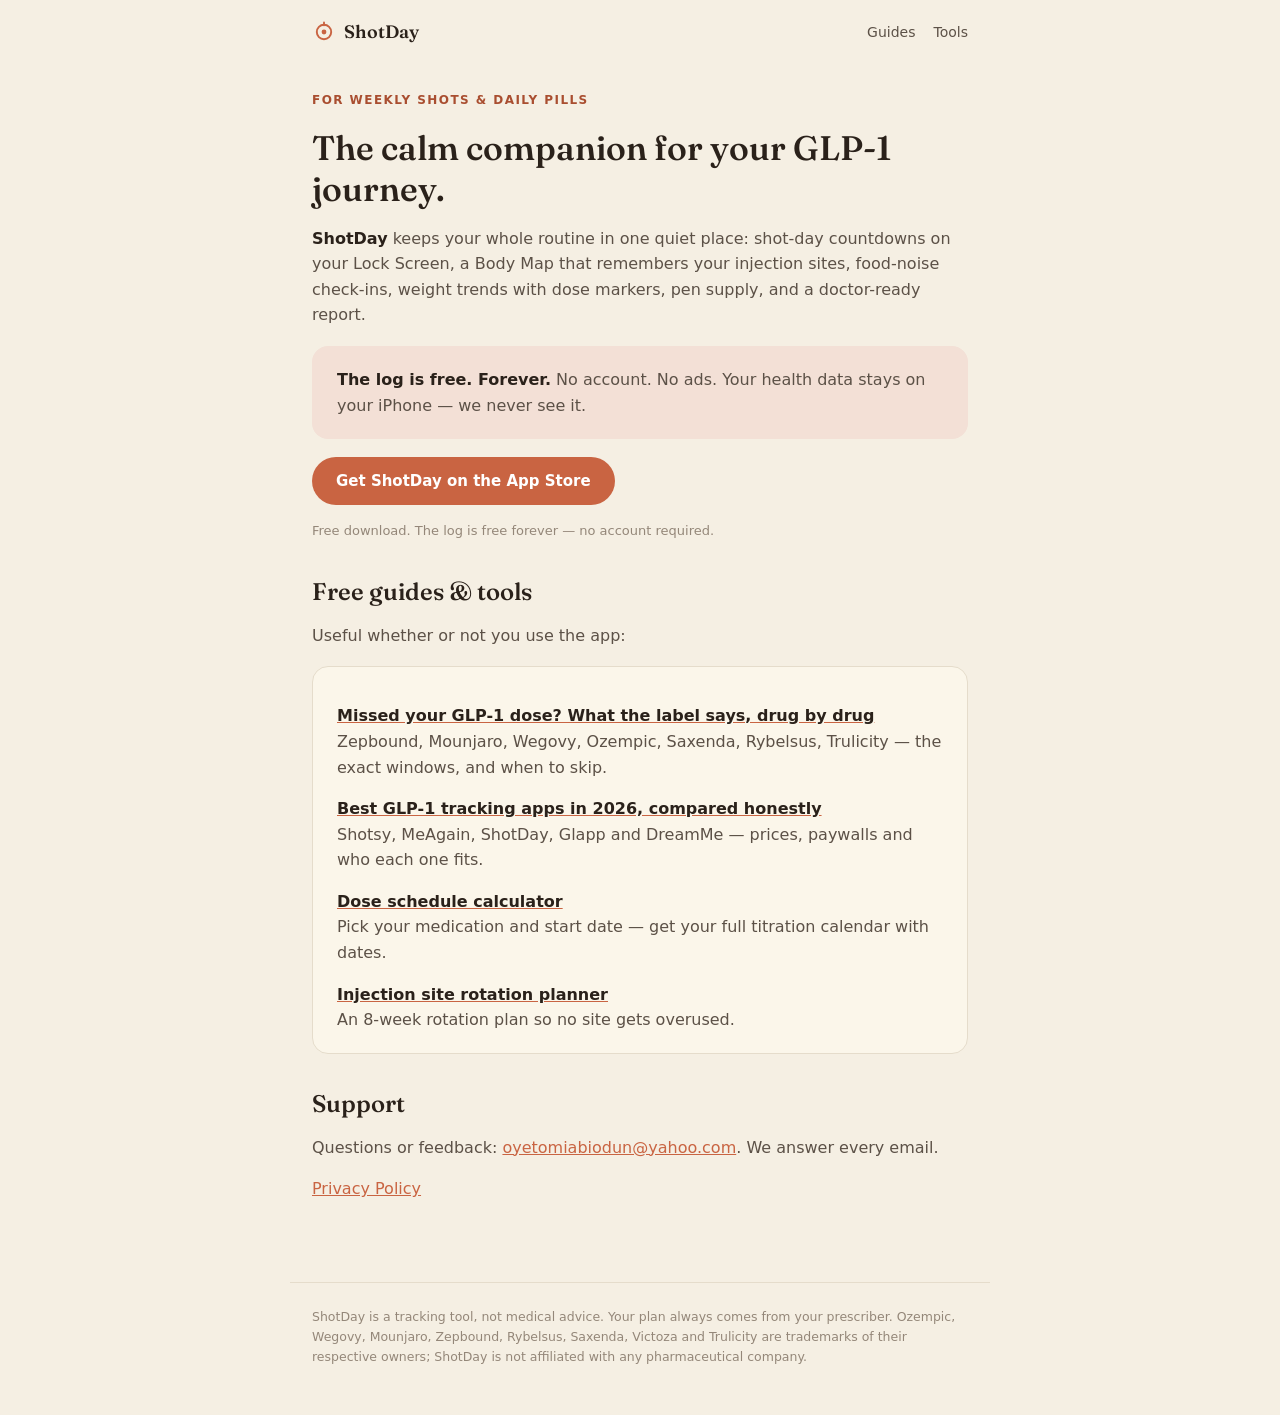
<file: index.html>
<!DOCTYPE html>
<html lang="en">
<head>
<meta charset="utf-8">
<meta name="viewport" content="width=device-width, initial-scale=1">
<title>ShotDay — GLP-1 Shot &amp; Pill Tracker for iPhone</title>
<meta name="description" content="ShotDay is a calm, private GLP-1 tracker for iPhone. Shot-day countdowns, injection site rotation, food-noise check-ins, weight trends and doctor reports. The log is free forever — no account, data stays on your phone.">
<link rel="canonical" href="https://oyetomi.github.io/shotday/">
<meta property="og:title" content="ShotDay — GLP-1 Shot &amp; Pill Tracker">
<meta property="og:description" content="The calm companion for your GLP-1 journey. Free log forever, no account, on-device privacy.">
<meta property="og:type" content="website">
<meta property="og:url" content="https://oyetomi.github.io/shotday/">
<link rel="preconnect" href="https://fonts.googleapis.com">
<link rel="preconnect" href="https://fonts.gstatic.com" crossorigin>
<link href="https://fonts.googleapis.com/css2?family=Fraunces:opsz,wght@9..144,400..650&display=swap" rel="stylesheet">
<link rel="stylesheet" href="assets/site.css">
<script type="application/ld+json">
{
  "@context": "https://schema.org",
  "@type": "SoftwareApplication",
  "name": "ShotDay: GLP-1 Shot Tracker",
  "operatingSystem": "iOS",
  "applicationCategory": "HealthApplication",
  "description": "GLP-1 medication tracker for weekly shots and daily pills. Shot-day countdowns, injection site rotation body map, food-noise check-ins, weight trends and doctor reports.",
  "offers": { "@type": "Offer", "price": "0", "priceCurrency": "USD" },
  "url": "https://oyetomi.github.io/shotday/"
}
</script>
</head>
<body>
<nav class="top">
  <a class="brand" href="./">
    <svg viewBox="0 0 100 100"><circle cx="50" cy="50" r="30" fill="none" stroke="#C96442" stroke-width="8"/><circle cx="50" cy="50" r="10" fill="#C96442"/><rect x="46" y="6" width="8" height="20" rx="4" fill="#C96442"/></svg>
    ShotDay
  </a>
  <a href="guides/best-glp1-tracking-apps.html">Guides</a>
  <a href="tools/dose-schedule.html">Tools</a>
</nav>
<main>
  <p class="eyebrow">For weekly shots &amp; daily pills</p>
  <h1>The calm companion for your GLP&#8209;1 journey.</h1>
  <p><strong>ShotDay</strong> keeps your whole routine in one quiet place: shot-day countdowns on your Lock Screen, a Body Map that remembers your injection sites, food-noise check-ins, weight trends with dose markers, pen supply, and a doctor-ready report.</p>

  <div class="card accent">
    <p style="margin:0"><strong>The log is free. Forever.</strong> No account. No ads. Your health data stays on your iPhone — we never see it.</p>
  </div>

  <p><a class="btn" href="https://apps.apple.com/app/id6789172934">Get ShotDay on the App&nbsp;Store</a></p>
  <p class="meta">Free download. The log is free forever — no account required.</p>

  <h2>Free guides &amp; tools</h2>
  <p>Useful whether or not you use the app:</p>
  <div class="card">
    <p><a href="guides/missed-dose-glp1.html"><strong>Missed your GLP-1 dose? What the label says, drug by drug</strong></a><br>Zepbound, Mounjaro, Wegovy, Ozempic, Saxenda, Rybelsus, Trulicity — the exact windows, and when to skip.</p>
    <p><a href="guides/best-glp1-tracking-apps.html"><strong>Best GLP-1 tracking apps in 2026, compared honestly</strong></a><br>Shotsy, MeAgain, ShotDay, Glapp and DreamMe — prices, paywalls and who each one fits.</p>
    <p><a href="tools/dose-schedule.html"><strong>Dose schedule calculator</strong></a><br>Pick your medication and start date — get your full titration calendar with dates.</p>
    <p style="margin-bottom:0"><a href="tools/injection-site-rotation.html"><strong>Injection site rotation planner</strong></a><br>An 8-week rotation plan so no site gets overused.</p>
  </div>

  <h2>Support</h2>
  <p>Questions or feedback: <a href="mailto:oyetomiabiodun@yahoo.com">oyetomiabiodun@yahoo.com</a>. We answer every email.</p>
  <p><a href="privacy.html">Privacy Policy</a></p>
</main>
<footer>
  ShotDay is a tracking tool, not medical advice. Your plan always comes from your prescriber. Ozempic, Wegovy, Mounjaro, Zepbound, Rybelsus, Saxenda, Victoza and Trulicity are trademarks of their respective owners; ShotDay is not affiliated with any pharmaceutical company.
</footer>
</body>
</html>
</file>
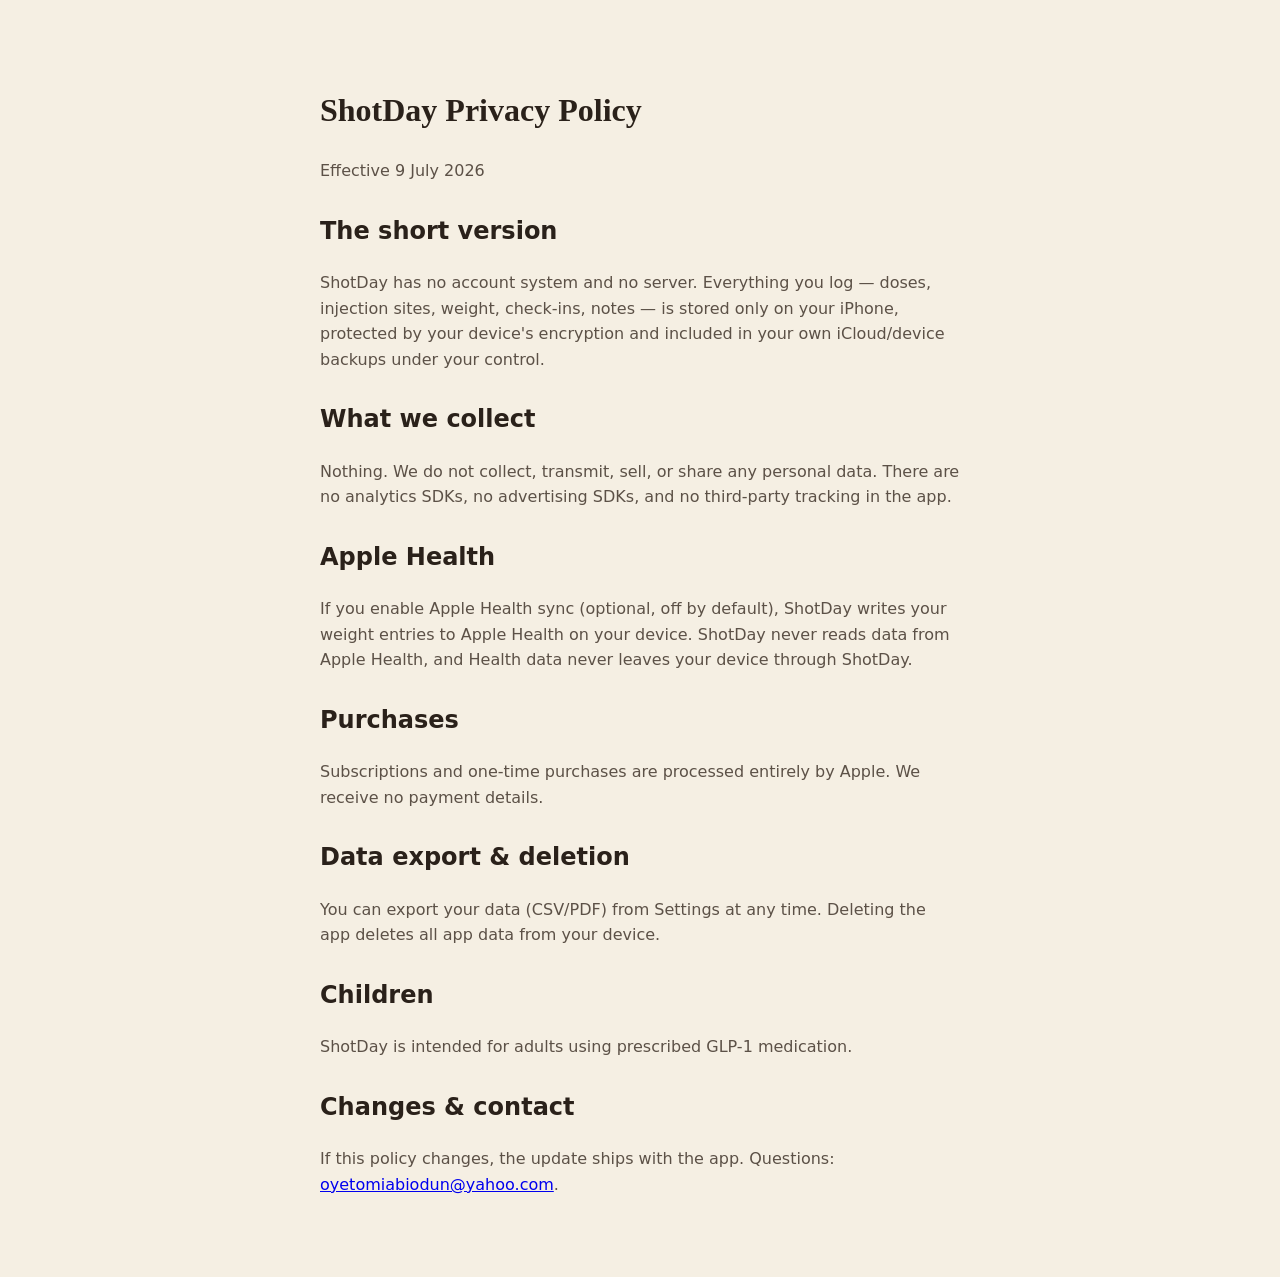
<file: privacy.html>
<!DOCTYPE html>
<html lang="en">
<head>
<meta charset="utf-8"><meta name="viewport" content="width=device-width, initial-scale=1">
<title>ShotDay — Privacy Policy</title>
<style>
  body { margin:0; font-family:-apple-system,system-ui,sans-serif; background:#F5EFE3; color:#2A211A; }
  main { max-width:640px; margin:0 auto; padding:64px 24px; line-height:1.6; }
  h1 { font-family:Georgia,serif; } h2 { margin-top:28px; }
  p, li { color:#5C5147; }
</style>
</head>
<body>
<main>
  <h1>ShotDay Privacy Policy</h1>
  <p>Effective 9 July 2026</p>
  <h2>The short version</h2>
  <p>ShotDay has no account system and no server. Everything you log — doses, injection sites, weight, check-ins, notes — is stored only on your iPhone, protected by your device's encryption and included in your own iCloud/device backups under your control.</p>
  <h2>What we collect</h2>
  <p>Nothing. We do not collect, transmit, sell, or share any personal data. There are no analytics SDKs, no advertising SDKs, and no third-party tracking in the app.</p>
  <h2>Apple Health</h2>
  <p>If you enable Apple Health sync (optional, off by default), ShotDay writes your weight entries to Apple Health on your device. ShotDay never reads data from Apple Health, and Health data never leaves your device through ShotDay.</p>
  <h2>Purchases</h2>
  <p>Subscriptions and one-time purchases are processed entirely by Apple. We receive no payment details.</p>
  <h2>Data export & deletion</h2>
  <p>You can export your data (CSV/PDF) from Settings at any time. Deleting the app deletes all app data from your device.</p>
  <h2>Children</h2>
  <p>ShotDay is intended for adults using prescribed GLP-1 medication.</p>
  <h2>Changes & contact</h2>
  <p>If this policy changes, the update ships with the app. Questions: <a href="mailto:oyetomiabiodun@yahoo.com">oyetomiabiodun@yahoo.com</a>.</p>
</main>
</body>
</html>
</file>
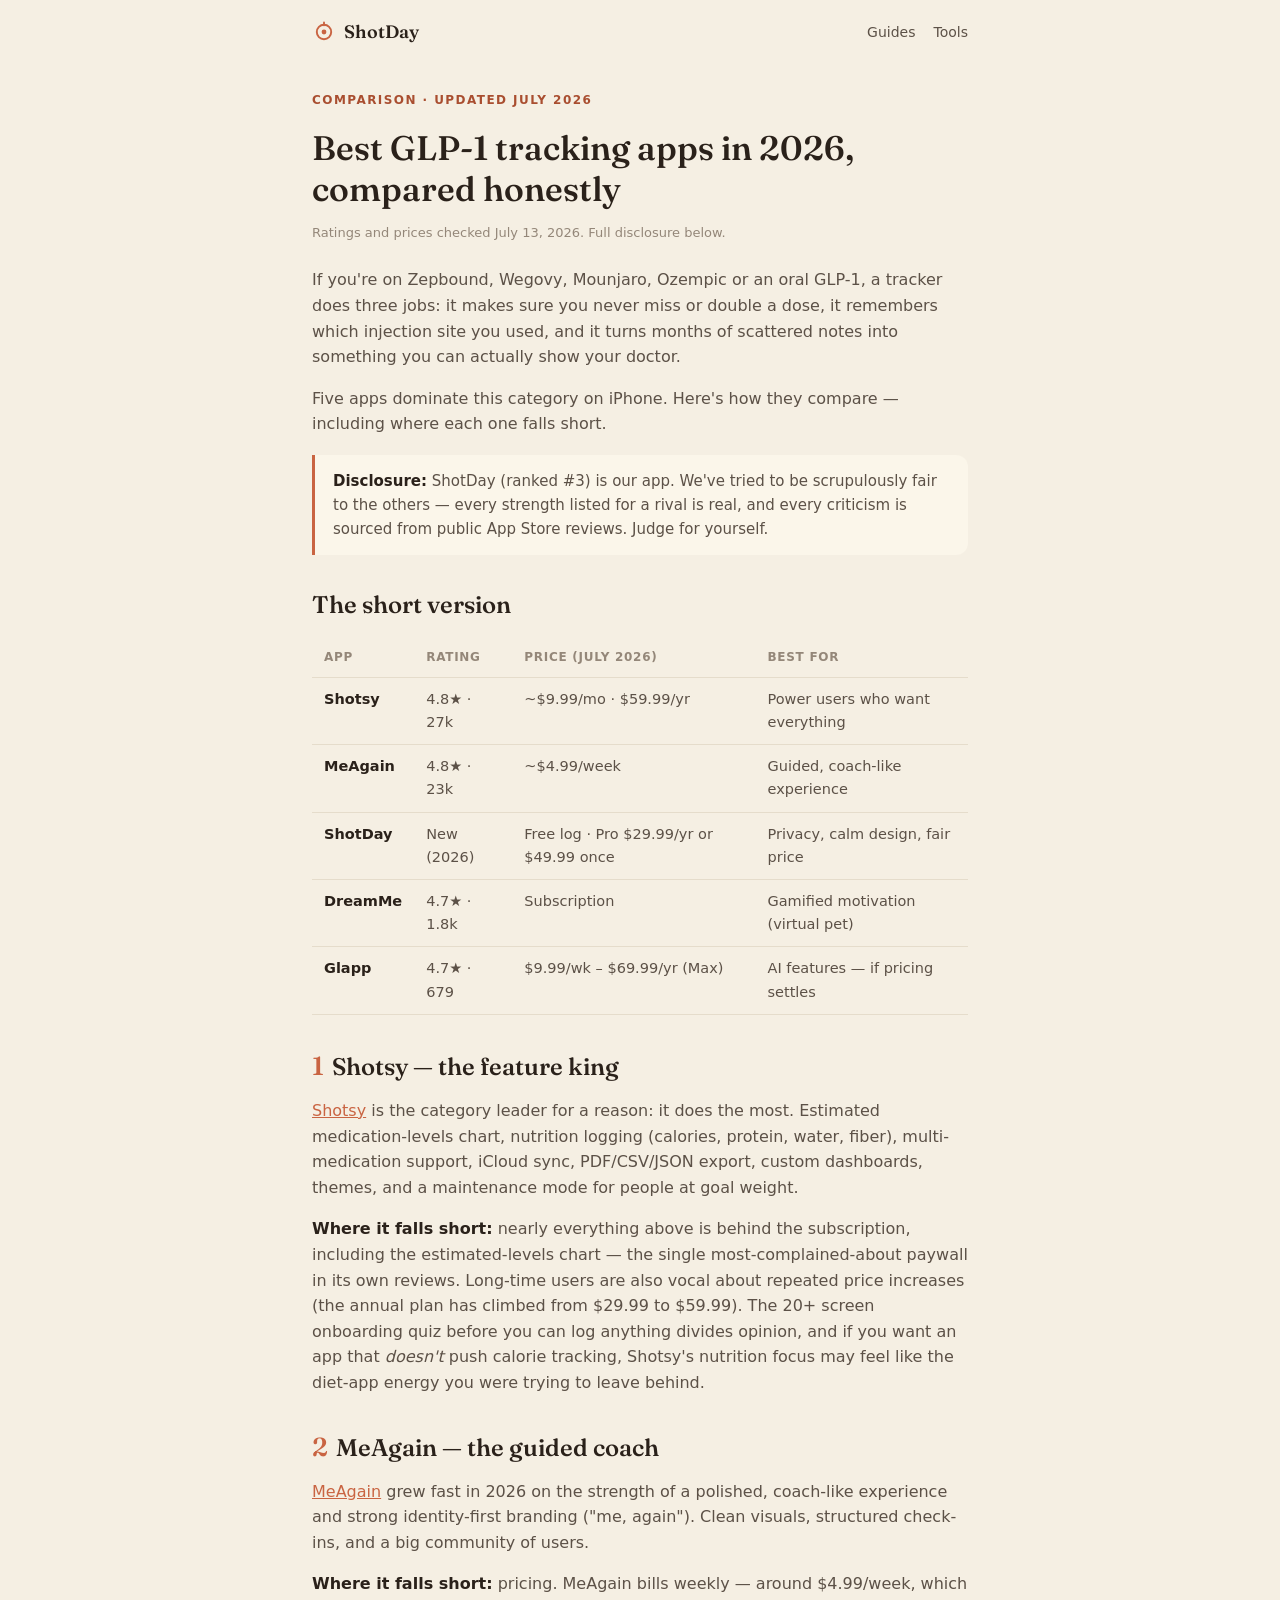
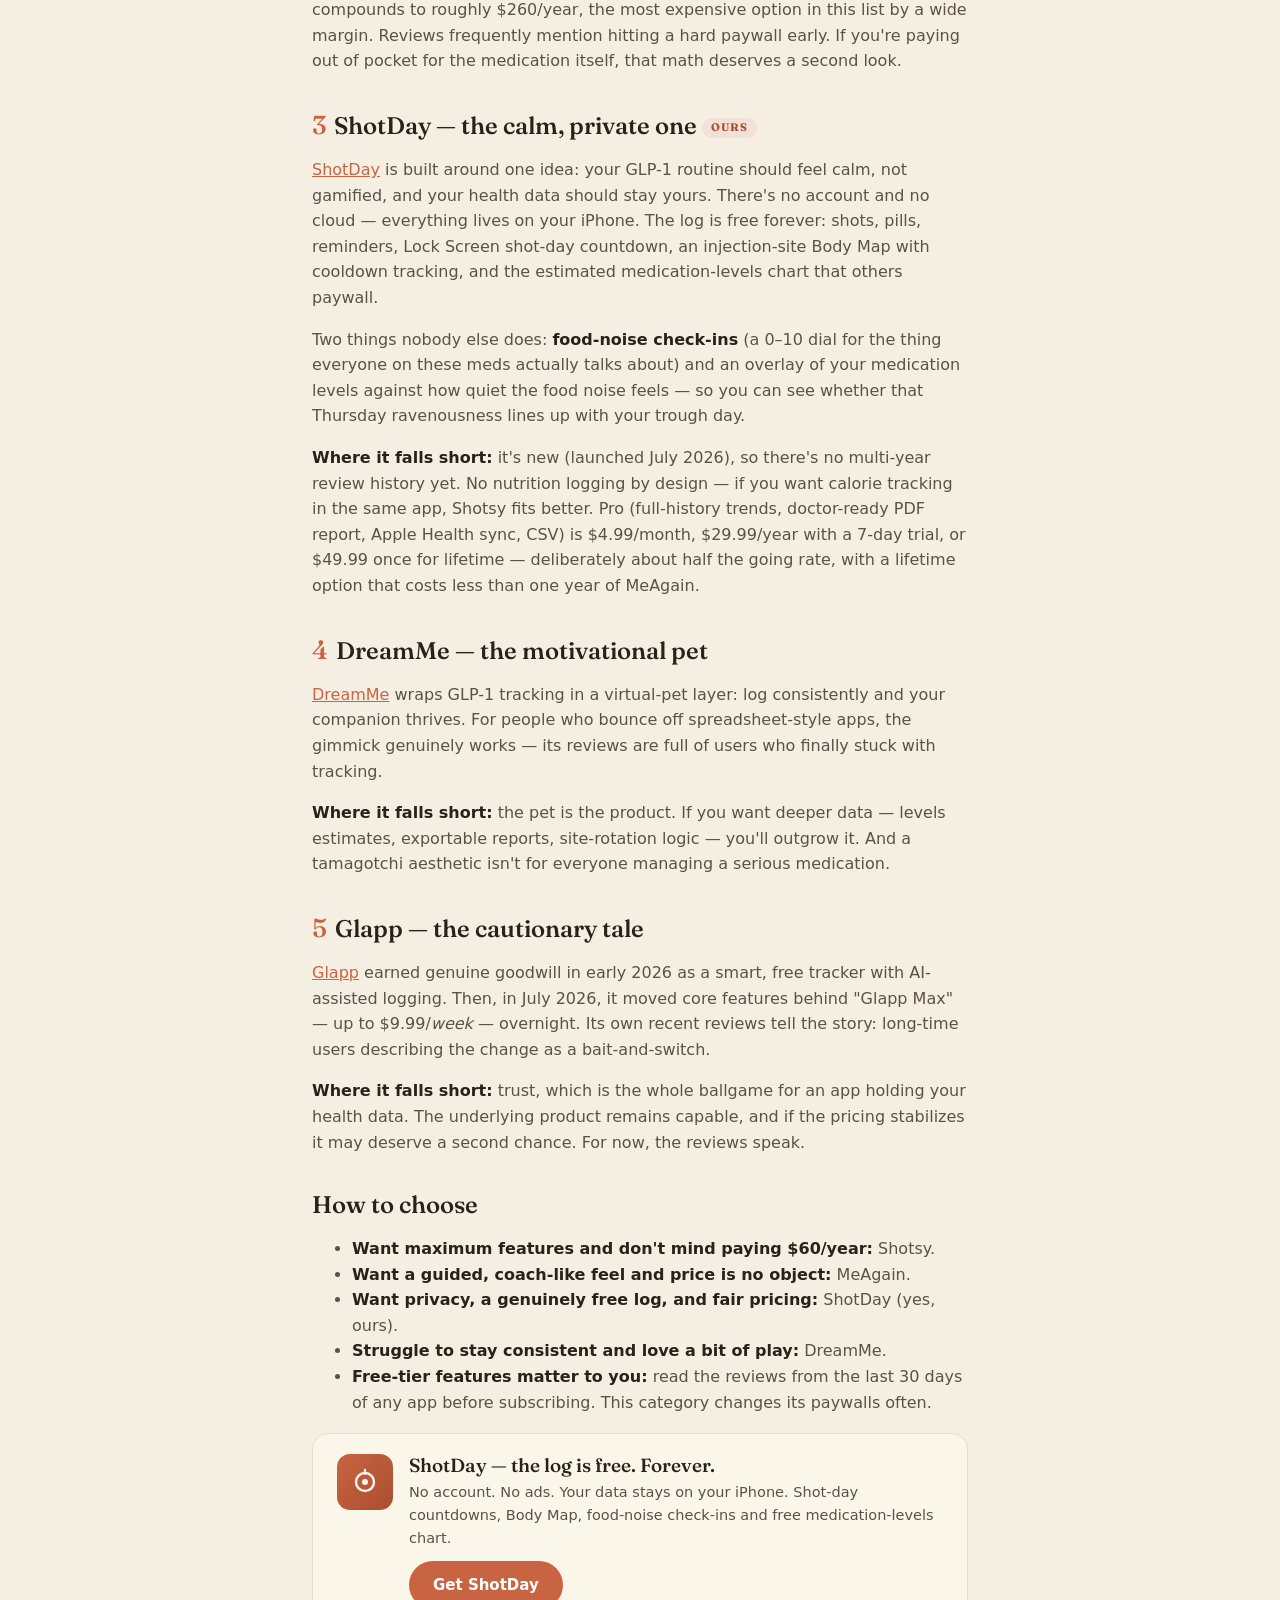
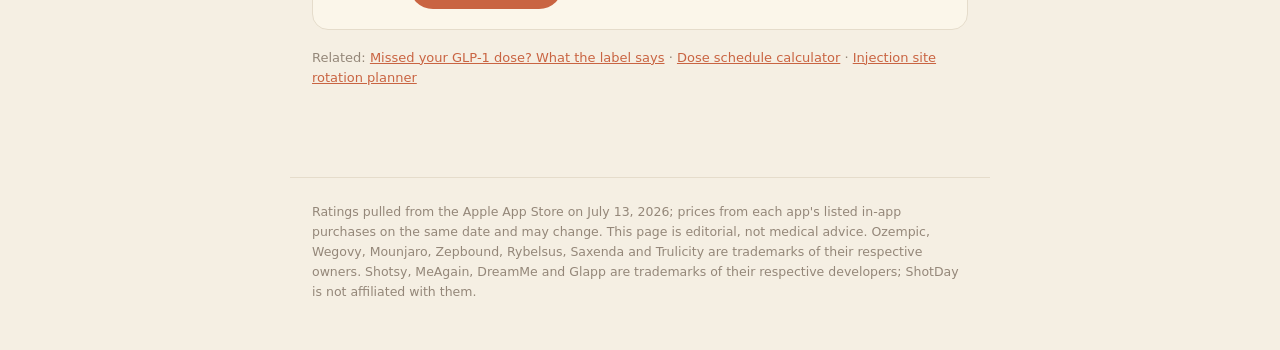
<file: guides/best-glp1-tracking-apps.html>
<!DOCTYPE html>
<html lang="en">
<head>
<meta charset="utf-8">
<meta name="viewport" content="width=device-width, initial-scale=1">
<title>Best GLP-1 Tracking Apps in 2026 — Shotsy, MeAgain, ShotDay, Glapp &amp; DreamMe Compared</title>
<meta name="description" content="An honest comparison of the five most-used GLP-1 shot tracker apps for iPhone in 2026: prices, paywalls, standout features and who each app actually fits — including where each one falls short.">
<link rel="canonical" href="https://oyetomi.github.io/shotday/guides/best-glp1-tracking-apps.html">
<meta property="og:title" content="Best GLP-1 Tracking Apps in 2026, Compared Honestly">
<meta property="og:description" content="Shotsy vs MeAgain vs ShotDay vs Glapp vs DreamMe — prices, paywalls, and who each one fits.">
<meta property="og:type" content="article">
<link rel="preconnect" href="https://fonts.googleapis.com">
<link rel="preconnect" href="https://fonts.gstatic.com" crossorigin>
<link href="https://fonts.googleapis.com/css2?family=Fraunces:opsz,wght@9..144,400..650&display=swap" rel="stylesheet">
<link rel="stylesheet" href="../assets/site.css">
<script type="application/ld+json">
{
  "@context": "https://schema.org",
  "@type": "ItemList",
  "name": "Best GLP-1 tracking apps in 2026",
  "itemListElement": [
    {"@type": "ListItem", "position": 1, "name": "Shotsy GLP-1 Tracker", "url": "https://apps.apple.com/us/app/shotsy-glp-1-tracker/id6499510249"},
    {"@type": "ListItem", "position": 2, "name": "MeAgain: GLP-1 Tracker App", "url": "https://apps.apple.com/us/app/meagain-glp-1-tracker-app/id6744178534"},
    {"@type": "ListItem", "position": 3, "name": "ShotDay: GLP-1 Shot Tracker", "url": "https://oyetomi.github.io/shotday/"},
    {"@type": "ListItem", "position": 4, "name": "DreamMe: GLP-1 Tracker Pet", "url": "https://apps.apple.com/us/app/dreamme-glp-1-tracker-pet/id6755569693"},
    {"@type": "ListItem", "position": 5, "name": "Glapp — Smart GLP-1 Tracker", "url": "https://apps.apple.com/us/app/glapp-smart-glp-1-tracker/id6756984097"}
  ]
}
</script>
<script type="application/ld+json">
{
  "@context": "https://schema.org",
  "@type": "FAQPage",
  "mainEntity": [
    {
      "@type": "Question",
      "name": "What is the best free GLP-1 tracking app?",
      "acceptedAnswer": {"@type": "Answer", "text": "Most GLP-1 trackers are free to download but lock core features behind a subscription. If you only need shot logging, reminders and basic trends without paying, look closely at what each app keeps free: ShotDay keeps the full log, reminders, injection-site body map and estimated medication-levels chart free forever, while Shotsy and MeAgain paywall more of their feature set."}
    },
    {
      "@type": "Question",
      "name": "How much do GLP-1 tracker apps cost in 2026?",
      "acceptedAnswer": {"@type": "Answer", "text": "As of July 2026, typical pricing runs from about $30 to $260 per year. Shotsy charges around $9.99/month or $59.99/year, MeAgain uses a weekly subscription around $4.99/week, Glapp Max runs $9.99/week to $69.99/year, and ShotDay Pro is $4.99/month, $29.99/year, or a one-time $49.99 lifetime purchase."}
    },
    {
      "@type": "Question",
      "name": "Do GLP-1 tracking apps share my health data?",
      "acceptedAnswer": {"@type": "Answer", "text": "It varies. Apps with accounts and cloud sync process your data on their servers — read each privacy policy. ShotDay takes the strictest approach of the apps compared here: no account, no analytics on health data, everything stored on-device."}
    }
  ]
}
</script>
</head>
<body>
<nav class="top">
  <a class="brand" href="../">
    <svg viewBox="0 0 100 100"><circle cx="50" cy="50" r="30" fill="none" stroke="#C96442" stroke-width="8"/><circle cx="50" cy="50" r="10" fill="#C96442"/><rect x="46" y="6" width="8" height="20" rx="4" fill="#C96442"/></svg>
    ShotDay
  </a>
  <a href="best-glp1-tracking-apps.html">Guides</a>
  <a href="../tools/dose-schedule.html">Tools</a>
</nav>
<main>
  <p class="eyebrow">Comparison · Updated July 2026</p>
  <h1>Best GLP-1 tracking apps in 2026, compared honestly</h1>
  <p class="meta">Ratings and prices checked July 13, 2026. Full disclosure below.</p>

  <p>If you're on Zepbound, Wegovy, Mounjaro, Ozempic or an oral GLP-1, a tracker does three jobs: it makes sure you never miss or double a dose, it remembers which injection site you used, and it turns months of scattered notes into something you can actually show your doctor.</p>
  <p>Five apps dominate this category on iPhone. Here's how they compare — including where each one falls short.</p>

  <div class="callout"><strong>Disclosure:</strong> ShotDay (ranked #3) is our app. We've tried to be scrupulously fair to the others — every strength listed for a rival is real, and every criticism is sourced from public App Store reviews. Judge for yourself.</div>

  <h2>The short version</h2>
  <table>
    <tr><th>App</th><th>Rating</th><th>Price (July 2026)</th><th>Best for</th></tr>
    <tr><td><strong>Shotsy</strong></td><td>4.8★ · 27k</td><td>~$9.99/mo · $59.99/yr</td><td>Power users who want everything</td></tr>
    <tr><td><strong>MeAgain</strong></td><td>4.8★ · 23k</td><td>~$4.99/week</td><td>Guided, coach-like experience</td></tr>
    <tr><td><strong>ShotDay</strong></td><td>New (2026)</td><td>Free log · Pro $29.99/yr or $49.99 once</td><td>Privacy, calm design, fair price</td></tr>
    <tr><td><strong>DreamMe</strong></td><td>4.7★ · 1.8k</td><td>Subscription</td><td>Gamified motivation (virtual pet)</td></tr>
    <tr><td><strong>Glapp</strong></td><td>4.7★ · 679</td><td>$9.99/wk – $69.99/yr (Max)</td><td>AI features — if pricing settles</td></tr>
  </table>

  <h2><span class="rank">1</span>Shotsy — the feature king</h2>
  <p><a href="https://apps.apple.com/us/app/shotsy-glp-1-tracker/id6499510249">Shotsy</a> is the category leader for a reason: it does the most. Estimated medication-levels chart, nutrition logging (calories, protein, water, fiber), multi-medication support, iCloud sync, PDF/CSV/JSON export, custom dashboards, themes, and a maintenance mode for people at goal weight.</p>
  <p><strong>Where it falls short:</strong> nearly everything above is behind the subscription, including the estimated-levels chart — the single most-complained-about paywall in its own reviews. Long-time users are also vocal about repeated price increases (the annual plan has climbed from $29.99 to $59.99). The 20+ screen onboarding quiz before you can log anything divides opinion, and if you want an app that <em>doesn't</em> push calorie tracking, Shotsy's nutrition focus may feel like the diet-app energy you were trying to leave behind.</p>

  <h2><span class="rank">2</span>MeAgain — the guided coach</h2>
  <p><a href="https://apps.apple.com/us/app/meagain-glp-1-tracker-app/id6744178534">MeAgain</a> grew fast in 2026 on the strength of a polished, coach-like experience and strong identity-first branding ("me, again"). Clean visuals, structured check-ins, and a big community of users.</p>
  <p><strong>Where it falls short:</strong> pricing. MeAgain bills weekly — around $4.99/week, which compounds to roughly $260/year, the most expensive option in this list by a wide margin. Reviews frequently mention hitting a hard paywall early. If you're paying out of pocket for the medication itself, that math deserves a second look.</p>

  <h2><span class="rank">3</span>ShotDay — the calm, private one <span class="badge">Ours</span></h2>
  <p><a href="https://oyetomi.github.io/shotday/">ShotDay</a> is built around one idea: your GLP-1 routine should feel calm, not gamified, and your health data should stay yours. There's no account and no cloud — everything lives on your iPhone. The log is free forever: shots, pills, reminders, Lock Screen shot-day countdown, an injection-site Body Map with cooldown tracking, and the estimated medication-levels chart that others paywall.</p>
  <p>Two things nobody else does: <strong>food-noise check-ins</strong> (a 0–10 dial for the thing everyone on these meds actually talks about) and an overlay of your medication levels against how quiet the food noise feels — so you can see whether that Thursday ravenousness lines up with your trough day.</p>
  <p><strong>Where it falls short:</strong> it's new (launched July 2026), so there's no multi-year review history yet. No nutrition logging by design — if you want calorie tracking in the same app, Shotsy fits better. Pro (full-history trends, doctor-ready PDF report, Apple Health sync, CSV) is $4.99/month, $29.99/year with a 7-day trial, or $49.99 once for lifetime — deliberately about half the going rate, with a lifetime option that costs less than one year of MeAgain.</p>

  <h2><span class="rank">4</span>DreamMe — the motivational pet</h2>
  <p><a href="https://apps.apple.com/us/app/dreamme-glp-1-tracker-pet/id6755569693">DreamMe</a> wraps GLP-1 tracking in a virtual-pet layer: log consistently and your companion thrives. For people who bounce off spreadsheet-style apps, the gimmick genuinely works — its reviews are full of users who finally stuck with tracking.</p>
  <p><strong>Where it falls short:</strong> the pet is the product. If you want deeper data — levels estimates, exportable reports, site-rotation logic — you'll outgrow it. And a tamagotchi aesthetic isn't for everyone managing a serious medication.</p>

  <h2><span class="rank">5</span>Glapp — the cautionary tale</h2>
  <p><a href="https://apps.apple.com/us/app/glapp-smart-glp-1-tracker/id6756984097">Glapp</a> earned genuine goodwill in early 2026 as a smart, free tracker with AI-assisted logging. Then, in July 2026, it moved core features behind "Glapp Max" — up to $9.99/<em>week</em> — overnight. Its own recent reviews tell the story: long-time users describing the change as a bait-and-switch.</p>
  <p><strong>Where it falls short:</strong> trust, which is the whole ballgame for an app holding your health data. The underlying product remains capable, and if the pricing stabilizes it may deserve a second chance. For now, the reviews speak.</p>

  <h2>How to choose</h2>
  <ul>
    <li><strong>Want maximum features and don't mind paying $60/year:</strong> Shotsy.</li>
    <li><strong>Want a guided, coach-like feel and price is no object:</strong> MeAgain.</li>
    <li><strong>Want privacy, a genuinely free log, and fair pricing:</strong> ShotDay (yes, ours).</li>
    <li><strong>Struggle to stay consistent and love a bit of play:</strong> DreamMe.</li>
    <li><strong>Free-tier features matter to you:</strong> read the reviews from the last 30 days of any app before subscribing. This category changes its paywalls often.</li>
  </ul>

  <div class="card appcta">
    <div class="appicon"><svg viewBox="0 0 100 100"><circle cx="50" cy="50" r="30" fill="none" stroke="#FAF5EC" stroke-width="8"/><circle cx="50" cy="50" r="10" fill="#FAF5EC"/><rect x="46" y="6" width="8" height="20" rx="4" fill="#FAF5EC"/></svg></div>
    <div>
      <h3>ShotDay — the log is free. Forever.</h3>
      <p>No account. No ads. Your data stays on your iPhone. Shot-day countdowns, Body Map, food-noise check-ins and free medication-levels chart.</p>
      <a class="btn" href="https://apps.apple.com/app/id6789172934">Get ShotDay</a>
    </div>
  </div>

  <p class="meta">Related: <a href="missed-dose-glp1.html">Missed your GLP-1 dose? What the label says</a> · <a href="../tools/dose-schedule.html">Dose schedule calculator</a> · <a href="../tools/injection-site-rotation.html">Injection site rotation planner</a></p>
</main>
<footer>
  Ratings pulled from the Apple App Store on July 13, 2026; prices from each app's listed in-app purchases on the same date and may change. This page is editorial, not medical advice. Ozempic, Wegovy, Mounjaro, Zepbound, Rybelsus, Saxenda and Trulicity are trademarks of their respective owners. Shotsy, MeAgain, DreamMe and Glapp are trademarks of their respective developers; ShotDay is not affiliated with them.
</footer>
</body>
</html>
</file>
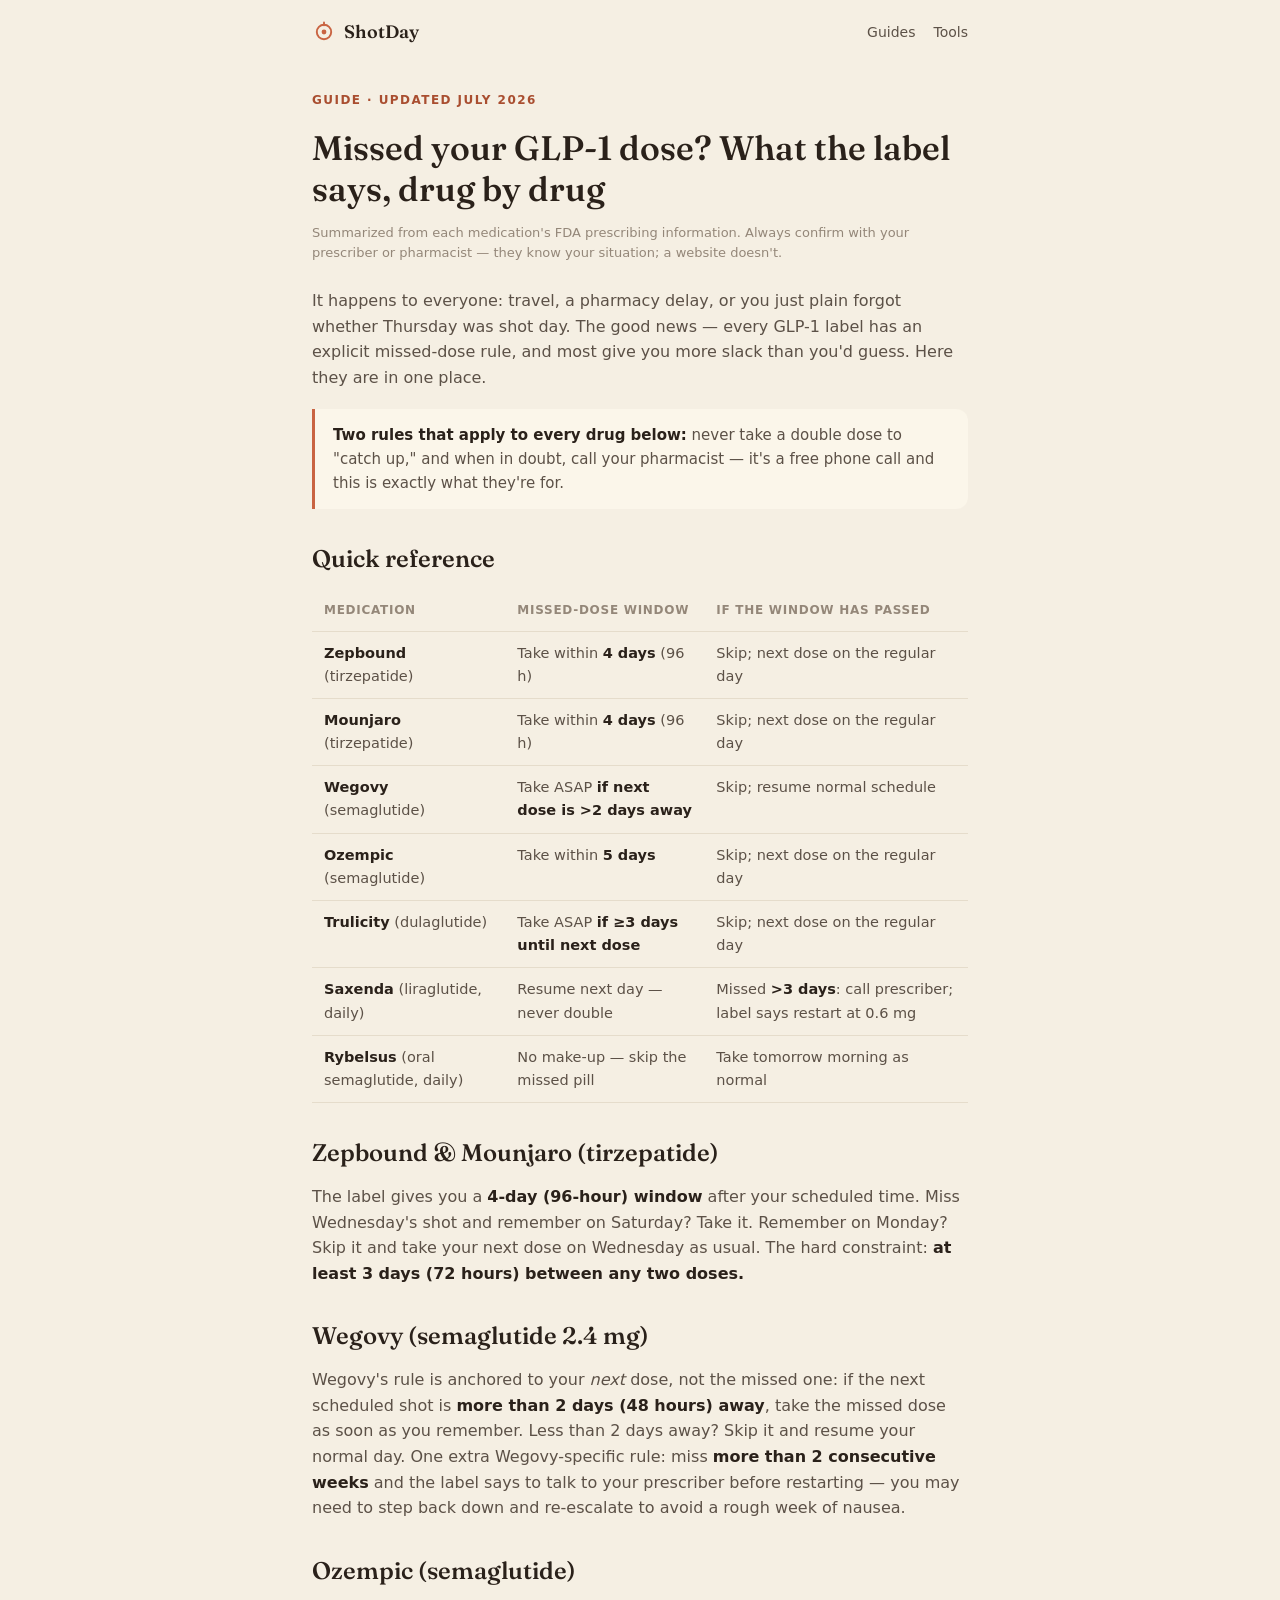
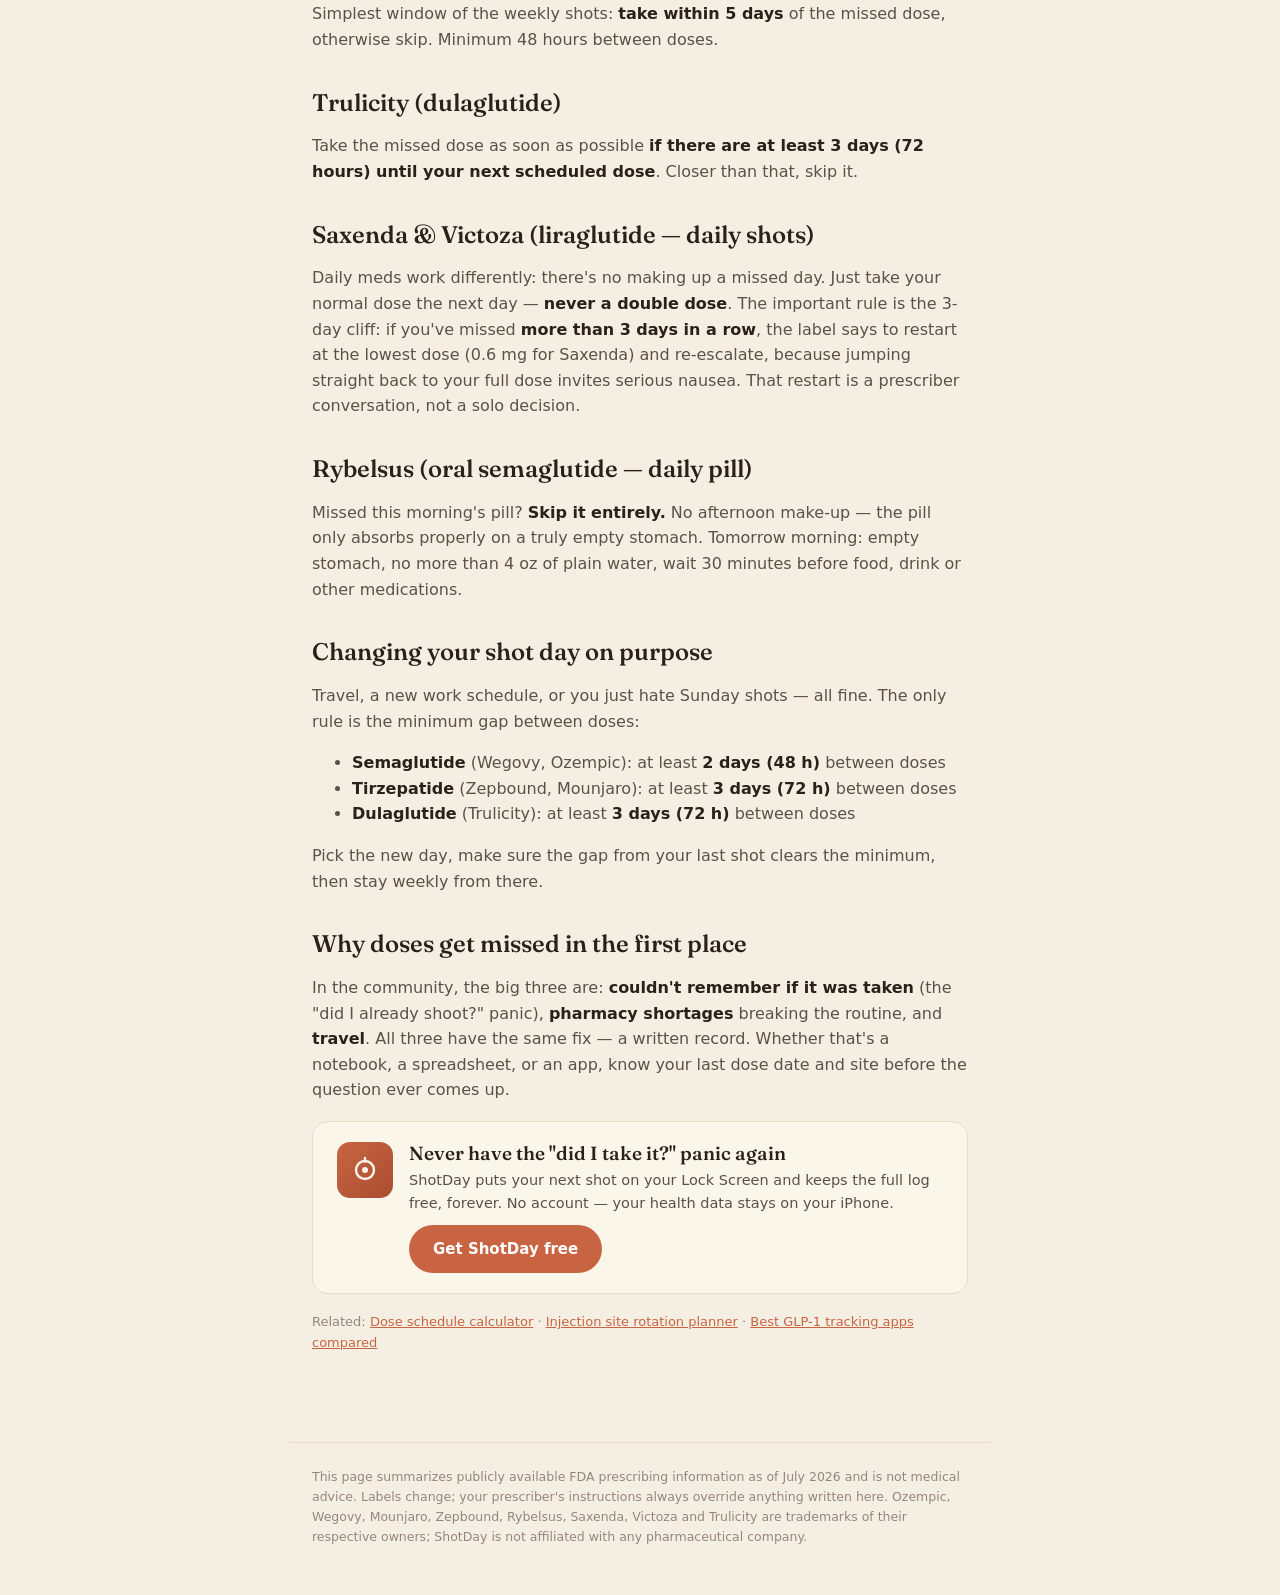
<file: guides/missed-dose-glp1.html>
<!DOCTYPE html>
<html lang="en">
<head>
<meta charset="utf-8">
<meta name="viewport" content="width=device-width, initial-scale=1">
<title>Missed Your GLP-1 Dose? What the Label Says — Zepbound, Wegovy, Ozempic, Mounjaro &amp; More</title>
<meta name="description" content="Missed a Zepbound, Mounjaro, Wegovy, Ozempic, Saxenda, Rybelsus or Trulicity dose? The exact make-up windows from each FDA label: when to take it late, when to skip, and how to change your shot day safely.">
<link rel="canonical" href="https://oyetomi.github.io/shotday/guides/missed-dose-glp1.html">
<meta property="og:title" content="Missed your GLP-1 dose? What the label says, drug by drug">
<meta property="og:description" content="The exact make-up windows for Zepbound, Mounjaro, Wegovy, Ozempic, Saxenda, Rybelsus and Trulicity.">
<meta property="og:type" content="article">
<link rel="preconnect" href="https://fonts.googleapis.com">
<link rel="preconnect" href="https://fonts.gstatic.com" crossorigin>
<link href="https://fonts.googleapis.com/css2?family=Fraunces:opsz,wght@9..144,400..650&display=swap" rel="stylesheet">
<link rel="stylesheet" href="../assets/site.css">
<script type="application/ld+json">
{
  "@context": "https://schema.org",
  "@type": "FAQPage",
  "mainEntity": [
    {
      "@type": "Question",
      "name": "I missed my Zepbound or Mounjaro dose. Can I still take it?",
      "acceptedAnswer": {"@type": "Answer", "text": "Per the FDA prescribing information for tirzepatide (Zepbound and Mounjaro), take the missed dose as soon as possible within 4 days (96 hours) of the scheduled time. If more than 4 days have passed, skip it and take your next dose on the regular day. Never take two doses within 3 days of each other. Confirm with your prescriber or pharmacist."}
    },
    {
      "@type": "Question",
      "name": "I missed my Wegovy dose. What should I do?",
      "acceptedAnswer": {"@type": "Answer", "text": "Per the Wegovy (semaglutide) prescribing information: if your next scheduled dose is more than 2 days (48 hours) away, take the missed dose as soon as possible. If your next dose is less than 2 days away, skip the missed one and resume your normal schedule. If you miss more than 2 weeks in a row, call your prescriber — you may need to restart at a lower dose."}
    },
    {
      "@type": "Question",
      "name": "How late can I take a missed Ozempic dose?",
      "acceptedAnswer": {"@type": "Answer", "text": "Per the Ozempic (semaglutide) prescribing information, take a missed dose within 5 days of the scheduled time. If more than 5 days have passed, skip it and take the next dose on your regular day."}
    },
    {
      "@type": "Question",
      "name": "Can I change my weekly shot day?",
      "acceptedAnswer": {"@type": "Answer", "text": "Yes. For semaglutide (Wegovy, Ozempic) keep at least 2 days (48 hours) between doses. For tirzepatide (Zepbound, Mounjaro) and dulaglutide (Trulicity) keep at least 3 days (72 hours) between doses. Pick the new day, keep the minimum gap, then stay weekly from there."}
    },
    {
      "@type": "Question",
      "name": "I forgot my Rybelsus pill this morning. Should I take it later?",
      "acceptedAnswer": {"@type": "Answer", "text": "No. Per the Rybelsus (oral semaglutide) prescribing information, a missed daily dose should be skipped entirely — take your next dose the following morning, on an empty stomach with no more than 4 ounces of plain water, then wait 30 minutes before eating."}
    }
  ]
}
</script>
</head>
<body>
<nav class="top">
  <a class="brand" href="../">
    <svg viewBox="0 0 100 100"><circle cx="50" cy="50" r="30" fill="none" stroke="#C96442" stroke-width="8"/><circle cx="50" cy="50" r="10" fill="#C96442"/><rect x="46" y="6" width="8" height="20" rx="4" fill="#C96442"/></svg>
    ShotDay
  </a>
  <a href="best-glp1-tracking-apps.html">Guides</a>
  <a href="../tools/dose-schedule.html">Tools</a>
</nav>
<main>
  <p class="eyebrow">Guide · Updated July 2026</p>
  <h1>Missed your GLP&#8209;1 dose? What the label says, drug by drug</h1>
  <p class="meta">Summarized from each medication's FDA prescribing information. Always confirm with your prescriber or pharmacist — they know your situation; a website doesn't.</p>

  <p>It happens to everyone: travel, a pharmacy delay, or you just plain forgot whether Thursday was shot day. The good news — every GLP-1 label has an explicit missed-dose rule, and most give you more slack than you'd guess. Here they are in one place.</p>

  <div class="callout"><strong>Two rules that apply to every drug below:</strong> never take a double dose to "catch up," and when in doubt, call your pharmacist — it's a free phone call and this is exactly what they're for.</div>

  <h2>Quick reference</h2>
  <table>
    <tr><th>Medication</th><th>Missed-dose window</th><th>If the window has passed</th></tr>
    <tr><td><strong>Zepbound</strong> (tirzepatide)</td><td>Take within <strong>4 days</strong> (96 h)</td><td>Skip; next dose on the regular day</td></tr>
    <tr><td><strong>Mounjaro</strong> (tirzepatide)</td><td>Take within <strong>4 days</strong> (96 h)</td><td>Skip; next dose on the regular day</td></tr>
    <tr><td><strong>Wegovy</strong> (semaglutide)</td><td>Take ASAP <strong>if next dose is &gt;2 days away</strong></td><td>Skip; resume normal schedule</td></tr>
    <tr><td><strong>Ozempic</strong> (semaglutide)</td><td>Take within <strong>5 days</strong></td><td>Skip; next dose on the regular day</td></tr>
    <tr><td><strong>Trulicity</strong> (dulaglutide)</td><td>Take ASAP <strong>if ≥3 days until next dose</strong></td><td>Skip; next dose on the regular day</td></tr>
    <tr><td><strong>Saxenda</strong> (liraglutide, daily)</td><td>Resume next day — never double</td><td>Missed <strong>&gt;3 days</strong>: call prescriber; label says restart at 0.6&nbsp;mg</td></tr>
    <tr><td><strong>Rybelsus</strong> (oral semaglutide, daily)</td><td>No make-up — skip the missed pill</td><td>Take tomorrow morning as normal</td></tr>
  </table>

  <h2>Zepbound &amp; Mounjaro (tirzepatide)</h2>
  <p>The label gives you a <strong>4-day (96-hour) window</strong> after your scheduled time. Miss Wednesday's shot and remember on Saturday? Take it. Remember on Monday? Skip it and take your next dose on Wednesday as usual. The hard constraint: <strong>at least 3 days (72 hours) between any two doses.</strong></p>

  <h2>Wegovy (semaglutide 2.4 mg)</h2>
  <p>Wegovy's rule is anchored to your <em>next</em> dose, not the missed one: if the next scheduled shot is <strong>more than 2 days (48 hours) away</strong>, take the missed dose as soon as you remember. Less than 2 days away? Skip it and resume your normal day. One extra Wegovy-specific rule: miss <strong>more than 2 consecutive weeks</strong> and the label says to talk to your prescriber before restarting — you may need to step back down and re-escalate to avoid a rough week of nausea.</p>

  <h2>Ozempic (semaglutide)</h2>
  <p>Simplest window of the weekly shots: <strong>take within 5 days</strong> of the missed dose, otherwise skip. Minimum 48 hours between doses.</p>

  <h2>Trulicity (dulaglutide)</h2>
  <p>Take the missed dose as soon as possible <strong>if there are at least 3 days (72 hours) until your next scheduled dose</strong>. Closer than that, skip it.</p>

  <h2>Saxenda &amp; Victoza (liraglutide — daily shots)</h2>
  <p>Daily meds work differently: there's no making up a missed day. Just take your normal dose the next day — <strong>never a double dose</strong>. The important rule is the 3-day cliff: if you've missed <strong>more than 3 days in a row</strong>, the label says to restart at the lowest dose (0.6&nbsp;mg for Saxenda) and re-escalate, because jumping straight back to your full dose invites serious nausea. That restart is a prescriber conversation, not a solo decision.</p>

  <h2>Rybelsus (oral semaglutide — daily pill)</h2>
  <p>Missed this morning's pill? <strong>Skip it entirely.</strong> No afternoon make-up — the pill only absorbs properly on a truly empty stomach. Tomorrow morning: empty stomach, no more than 4 oz of plain water, wait 30 minutes before food, drink or other medications.</p>

  <h2>Changing your shot day on purpose</h2>
  <p>Travel, a new work schedule, or you just hate Sunday shots — all fine. The only rule is the minimum gap between doses:</p>
  <ul>
    <li><strong>Semaglutide</strong> (Wegovy, Ozempic): at least <strong>2 days (48 h)</strong> between doses</li>
    <li><strong>Tirzepatide</strong> (Zepbound, Mounjaro): at least <strong>3 days (72 h)</strong> between doses</li>
    <li><strong>Dulaglutide</strong> (Trulicity): at least <strong>3 days (72 h)</strong> between doses</li>
  </ul>
  <p>Pick the new day, make sure the gap from your last shot clears the minimum, then stay weekly from there.</p>

  <h2>Why doses get missed in the first place</h2>
  <p>In the community, the big three are: <strong>couldn't remember if it was taken</strong> (the "did I already shoot?" panic), <strong>pharmacy shortages</strong> breaking the routine, and <strong>travel</strong>. All three have the same fix — a written record. Whether that's a notebook, a spreadsheet, or an app, know your last dose date and site before the question ever comes up.</p>

  <div class="card appcta">
    <div class="appicon"><svg viewBox="0 0 100 100"><circle cx="50" cy="50" r="30" fill="none" stroke="#FAF5EC" stroke-width="8"/><circle cx="50" cy="50" r="10" fill="#FAF5EC"/><rect x="46" y="6" width="8" height="20" rx="4" fill="#FAF5EC"/></svg></div>
    <div>
      <h3>Never have the "did I take it?" panic again</h3>
      <p>ShotDay puts your next shot on your Lock Screen and keeps the full log free, forever. No account — your health data stays on your iPhone.</p>
      <a class="btn" href="https://apps.apple.com/app/id6789172934">Get ShotDay free</a>
    </div>
  </div>

  <p class="meta">Related: <a href="../tools/dose-schedule.html">Dose schedule calculator</a> · <a href="../tools/injection-site-rotation.html">Injection site rotation planner</a> · <a href="best-glp1-tracking-apps.html">Best GLP-1 tracking apps compared</a></p>
</main>
<footer>
  This page summarizes publicly available FDA prescribing information as of July 2026 and is not medical advice. Labels change; your prescriber's instructions always override anything written here. Ozempic, Wegovy, Mounjaro, Zepbound, Rybelsus, Saxenda, Victoza and Trulicity are trademarks of their respective owners; ShotDay is not affiliated with any pharmaceutical company.
</footer>
</body>
</html>
</file>
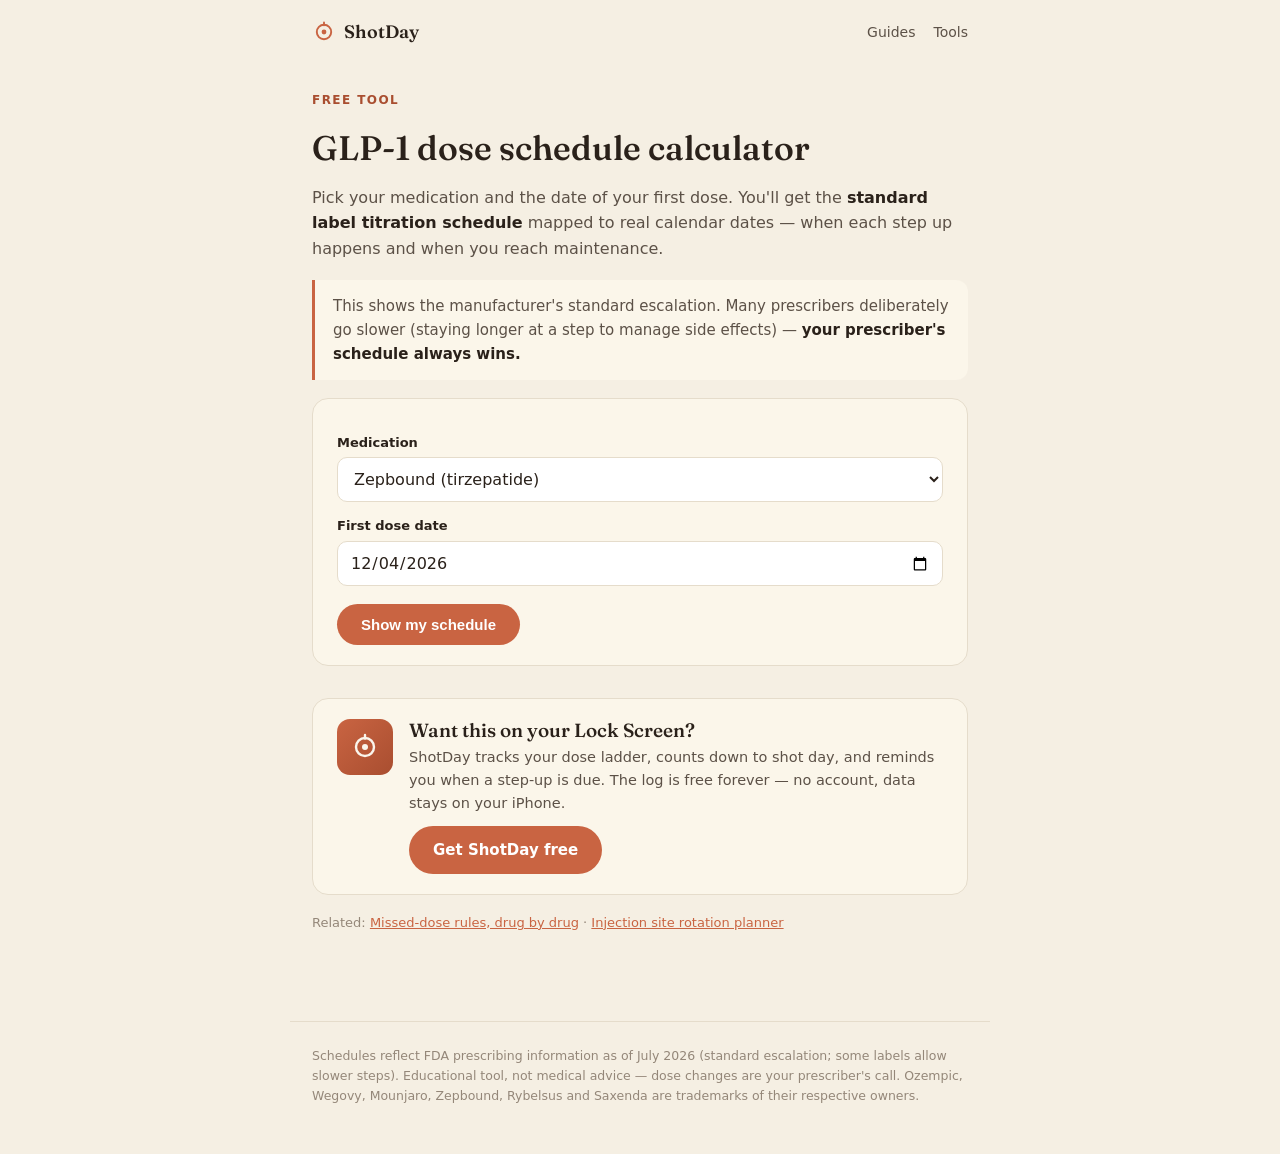
<file: tools/dose-schedule.html>
<!DOCTYPE html>
<html lang="en">
<head>
<meta charset="utf-8">
<meta name="viewport" content="width=device-width, initial-scale=1">
<title>GLP-1 Dose Schedule Calculator — Zepbound, Wegovy, Ozempic, Mounjaro Titration Dates</title>
<meta name="description" content="Free GLP-1 titration calculator. Pick your medication and start date — get the standard dose-escalation schedule with real calendar dates for Zepbound, Mounjaro, Wegovy, Ozempic, Saxenda and Rybelsus.">
<link rel="canonical" href="https://oyetomi.github.io/shotday/tools/dose-schedule.html">
<meta property="og:title" content="GLP-1 Dose Schedule Calculator">
<meta property="og:description" content="Pick your medication and start date — get your full titration calendar with dates.">
<meta property="og:type" content="website">
<link rel="preconnect" href="https://fonts.googleapis.com">
<link rel="preconnect" href="https://fonts.gstatic.com" crossorigin>
<link href="https://fonts.googleapis.com/css2?family=Fraunces:opsz,wght@9..144,400..650&display=swap" rel="stylesheet">
<link rel="stylesheet" href="../assets/site.css">
<script type="application/ld+json">
{
  "@context": "https://schema.org",
  "@type": "WebApplication",
  "name": "GLP-1 Dose Schedule Calculator",
  "applicationCategory": "HealthApplication",
  "operatingSystem": "Any",
  "offers": { "@type": "Offer", "price": "0", "priceCurrency": "USD" },
  "url": "https://oyetomi.github.io/shotday/tools/dose-schedule.html"
}
</script>
</head>
<body>
<nav class="top">
  <a class="brand" href="../">
    <svg viewBox="0 0 100 100"><circle cx="50" cy="50" r="30" fill="none" stroke="#C96442" stroke-width="8"/><circle cx="50" cy="50" r="10" fill="#C96442"/><rect x="46" y="6" width="8" height="20" rx="4" fill="#C96442"/></svg>
    ShotDay
  </a>
  <a href="../guides/best-glp1-tracking-apps.html">Guides</a>
  <a href="dose-schedule.html">Tools</a>
</nav>
<main>
  <p class="eyebrow">Free tool</p>
  <h1>GLP&#8209;1 dose schedule calculator</h1>
  <p>Pick your medication and the date of your first dose. You'll get the <strong>standard label titration schedule</strong> mapped to real calendar dates — when each step up happens and when you reach maintenance.</p>
  <div class="callout">This shows the manufacturer's standard escalation. Many prescribers deliberately go slower (staying longer at a step to manage side effects) — <strong>your prescriber's schedule always wins.</strong></div>

  <div class="card">
    <label for="drug">Medication</label>
    <select id="drug"></select>
    <label for="start">First dose date</label>
    <input type="date" id="start">
    <div style="margin-top:18px"><button class="btn" onclick="render()">Show my schedule</button></div>
  </div>

  <div id="out" class="tool-result"></div>

  <div class="card appcta" style="margin-top:32px">
    <div class="appicon"><svg viewBox="0 0 100 100"><circle cx="50" cy="50" r="30" fill="none" stroke="#FAF5EC" stroke-width="8"/><circle cx="50" cy="50" r="10" fill="#FAF5EC"/><rect x="46" y="6" width="8" height="20" rx="4" fill="#FAF5EC"/></svg></div>
    <div>
      <h3>Want this on your Lock Screen?</h3>
      <p>ShotDay tracks your dose ladder, counts down to shot day, and reminds you when a step-up is due. The log is free forever — no account, data stays on your iPhone.</p>
      <a class="btn" href="https://apps.apple.com/app/id6789172934">Get ShotDay free</a>
    </div>
  </div>

  <p class="meta">Related: <a href="../guides/missed-dose-glp1.html">Missed-dose rules, drug by drug</a> · <a href="injection-site-rotation.html">Injection site rotation planner</a></p>
</main>
<footer>
  Schedules reflect FDA prescribing information as of July 2026 (standard escalation; some labels allow slower steps). Educational tool, not medical advice — dose changes are your prescriber's call. Ozempic, Wegovy, Mounjaro, Zepbound, Rybelsus and Saxenda are trademarks of their respective owners.
</footer>
<script>
const PLANS = {
  "Zepbound (tirzepatide)": { unit: "mg", weekly: true, steps: [
    { dose: "2.5", weeks: 4, note: "Starting dose — not intended for long-term use" },
    { dose: "5", weeks: 4, note: "First maintenance option" },
    { dose: "7.5", weeks: 4, note: "Step — increase only if needed & tolerated" },
    { dose: "10", weeks: 4, note: "Maintenance option" },
    { dose: "12.5", weeks: 4, note: "Step — increase only if needed & tolerated" },
    { dose: "15", weeks: 0, note: "Maximum dose" } ] },
  "Mounjaro (tirzepatide)": { unit: "mg", weekly: true, steps: [
    { dose: "2.5", weeks: 4, note: "Starting dose" },
    { dose: "5", weeks: 4, note: "Maintenance option" },
    { dose: "7.5", weeks: 4, note: "Step — if more glycemic control needed" },
    { dose: "10", weeks: 4, note: "Maintenance option" },
    { dose: "12.5", weeks: 4, note: "Step" },
    { dose: "15", weeks: 0, note: "Maximum dose" } ] },
  "Wegovy (semaglutide)": { unit: "mg", weekly: true, steps: [
    { dose: "0.25", weeks: 4, note: "Starting dose" },
    { dose: "0.5", weeks: 4, note: "" },
    { dose: "1", weeks: 4, note: "" },
    { dose: "1.7", weeks: 4, note: "Some people maintain here if 2.4 isn't tolerated" },
    { dose: "2.4", weeks: 0, note: "Full maintenance dose" } ] },
  "Ozempic (semaglutide)": { unit: "mg", weekly: true, steps: [
    { dose: "0.25", weeks: 4, note: "Starting dose — for tolerability, not glucose control" },
    { dose: "0.5", weeks: 4, note: "Maintenance option" },
    { dose: "1", weeks: 4, note: "Maintenance option — if more control needed" },
    { dose: "2", weeks: 0, note: "Maximum dose" } ] },
  "Saxenda (liraglutide, daily)": { unit: "mg/day", weekly: false, steps: [
    { dose: "0.6", weeks: 1, note: "Starting dose" },
    { dose: "1.2", weeks: 1, note: "" },
    { dose: "1.8", weeks: 1, note: "" },
    { dose: "2.4", weeks: 1, note: "" },
    { dose: "3", weeks: 0, note: "Full maintenance dose" } ] },
  "Rybelsus (oral semaglutide, daily)": { unit: "mg/day", weekly: false, steps: [
    { dose: "3", weeks: 4.3, note: "Starting dose (30 days) — for tolerability" },
    { dose: "7", weeks: 4.3, note: "Maintenance option (min 30 days before next step)" },
    { dose: "14", weeks: 0, note: "Maximum dose" } ] }
};

const drugSel = document.getElementById("drug");
for (const name of Object.keys(PLANS)) {
  const o = document.createElement("option");
  o.textContent = name; o.value = name;
  drugSel.appendChild(o);
}
document.getElementById("start").valueAsDate = new Date();

function fmt(d) {
  return d.toLocaleDateString(undefined, { weekday: "short", month: "short", day: "numeric", year: "numeric" });
}

function render() {
  const plan = PLANS[drugSel.value];
  const startInput = document.getElementById("start").valueAsNumber;
  const out = document.getElementById("out");
  if (!startInput) { out.innerHTML = "<p>Pick a start date first.</p>"; return; }
  let cursor = new Date(startInput + new Date(startInput).getTimezoneOffset() * 60000);
  let html = "<h2>Your schedule</h2><div class='card' style='padding:6px 0'>";
  for (const step of plan.steps) {
    const from = fmt(cursor);
    let until = "";
    if (step.weeks > 0) {
      const end = new Date(cursor.getTime() + Math.round(step.weeks * 7) * 86400000);
      until = "until " + fmt(new Date(end.getTime() - 86400000));
      cursor = end;
    } else {
      until = "ongoing (maintenance / max)";
    }
    html += "<div class='week'><div><strong>" + from + "</strong><br><span style='font-size:13px;color:#948779'>" + until + (step.note ? " · " + step.note : "") + "</span></div><div class='dose'>" + step.dose + " " + plan.unit + "</div></div>";
  }
  html += "</div><p class='meta'>" + (plan.weekly ? "One dose per week. Step up only if your prescriber agrees — staying longer at a lower dose is common and normal." : "One dose per day. Step up only on your prescriber's instruction.") + "</p>";
  out.innerHTML = html;
}
</script>
</body>
</html>
</file>
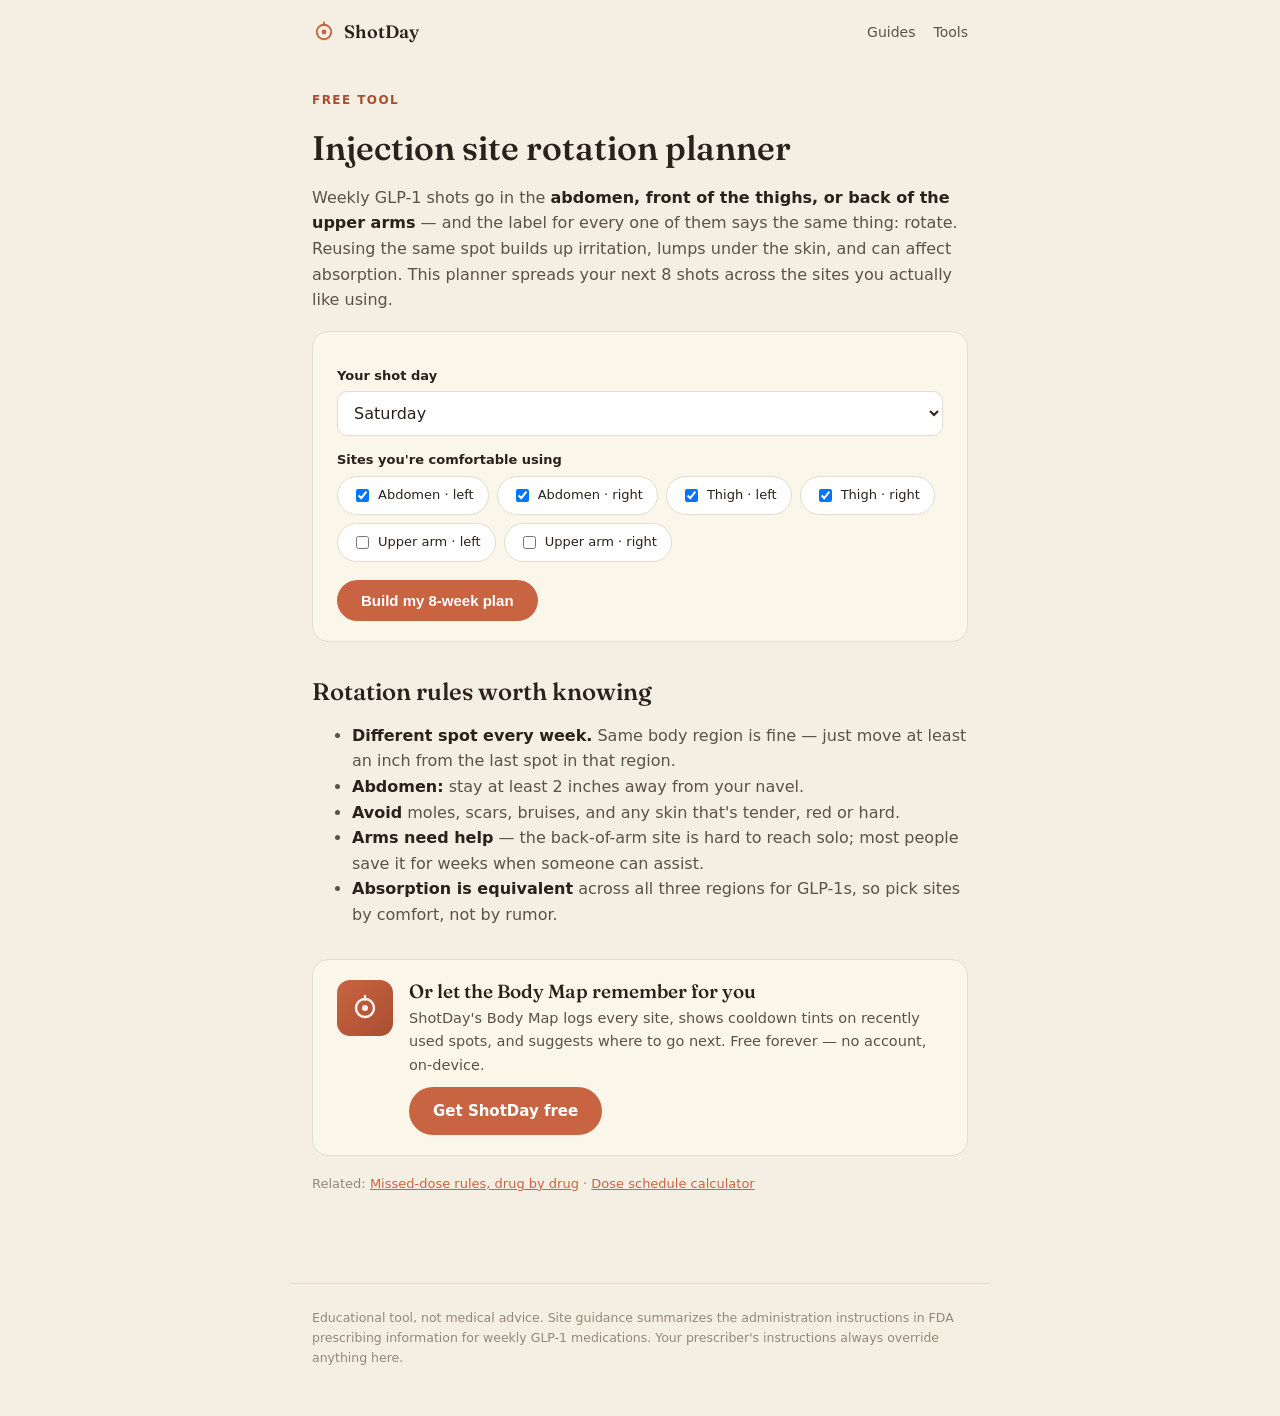
<file: tools/injection-site-rotation.html>
<!DOCTYPE html>
<html lang="en">
<head>
<meta charset="utf-8">
<meta name="viewport" content="width=device-width, initial-scale=1">
<title>Injection Site Rotation Planner — Free 8-Week GLP-1 Rotation Schedule</title>
<meta name="description" content="Free injection site rotation planner for weekly GLP-1 shots (Zepbound, Wegovy, Mounjaro, Ozempic). Pick your shot day and sites — get an 8-week rotation calendar so no site gets overused.">
<link rel="canonical" href="https://oyetomi.github.io/shotday/tools/injection-site-rotation.html">
<meta property="og:title" content="Injection Site Rotation Planner">
<meta property="og:description" content="Pick your shot day and sites — get an 8-week rotation calendar.">
<meta property="og:type" content="website">
<link rel="preconnect" href="https://fonts.googleapis.com">
<link rel="preconnect" href="https://fonts.gstatic.com" crossorigin>
<link href="https://fonts.googleapis.com/css2?family=Fraunces:opsz,wght@9..144,400..650&display=swap" rel="stylesheet">
<link rel="stylesheet" href="../assets/site.css">
<script type="application/ld+json">
{
  "@context": "https://schema.org",
  "@type": "WebApplication",
  "name": "Injection Site Rotation Planner",
  "applicationCategory": "HealthApplication",
  "operatingSystem": "Any",
  "offers": { "@type": "Offer", "price": "0", "priceCurrency": "USD" },
  "url": "https://oyetomi.github.io/shotday/tools/injection-site-rotation.html"
}
</script>
</head>
<body>
<nav class="top">
  <a class="brand" href="../">
    <svg viewBox="0 0 100 100"><circle cx="50" cy="50" r="30" fill="none" stroke="#C96442" stroke-width="8"/><circle cx="50" cy="50" r="10" fill="#C96442"/><rect x="46" y="6" width="8" height="20" rx="4" fill="#C96442"/></svg>
    ShotDay
  </a>
  <a href="../guides/best-glp1-tracking-apps.html">Guides</a>
  <a href="dose-schedule.html">Tools</a>
</nav>
<main>
  <p class="eyebrow">Free tool</p>
  <h1>Injection site rotation planner</h1>
  <p>Weekly GLP-1 shots go in the <strong>abdomen, front of the thighs, or back of the upper arms</strong> — and the label for every one of them says the same thing: rotate. Reusing the same spot builds up irritation, lumps under the skin, and can affect absorption. This planner spreads your next 8 shots across the sites you actually like using.</p>

  <div class="card">
    <label for="day">Your shot day</label>
    <select id="day">
      <option>Monday</option><option>Tuesday</option><option>Wednesday</option>
      <option>Thursday</option><option>Friday</option><option selected>Saturday</option><option>Sunday</option>
    </select>
    <label>Sites you're comfortable using</label>
    <div id="zones" style="display:flex;flex-wrap:wrap;gap:8px;margin-top:6px">
      <label style="display:inline-flex;align-items:center;gap:6px;font-weight:400;margin:0;background:#fff;border:1px solid var(--hair);border-radius:999px;padding:8px 14px"><input type="checkbox" value="Abdomen — left" checked> Abdomen · left</label>
      <label style="display:inline-flex;align-items:center;gap:6px;font-weight:400;margin:0;background:#fff;border:1px solid var(--hair);border-radius:999px;padding:8px 14px"><input type="checkbox" value="Abdomen — right" checked> Abdomen · right</label>
      <label style="display:inline-flex;align-items:center;gap:6px;font-weight:400;margin:0;background:#fff;border:1px solid var(--hair);border-radius:999px;padding:8px 14px"><input type="checkbox" value="Thigh — left" checked> Thigh · left</label>
      <label style="display:inline-flex;align-items:center;gap:6px;font-weight:400;margin:0;background:#fff;border:1px solid var(--hair);border-radius:999px;padding:8px 14px"><input type="checkbox" value="Thigh — right" checked> Thigh · right</label>
      <label style="display:inline-flex;align-items:center;gap:6px;font-weight:400;margin:0;background:#fff;border:1px solid var(--hair);border-radius:999px;padding:8px 14px"><input type="checkbox" value="Upper arm — left"> Upper arm · left</label>
      <label style="display:inline-flex;align-items:center;gap:6px;font-weight:400;margin:0;background:#fff;border:1px solid var(--hair);border-radius:999px;padding:8px 14px"><input type="checkbox" value="Upper arm — right"> Upper arm · right</label>
    </div>
    <div style="margin-top:18px"><button class="btn" onclick="render()">Build my 8-week plan</button></div>
  </div>

  <div id="out" class="tool-result"></div>

  <h2>Rotation rules worth knowing</h2>
  <ul>
    <li><strong>Different spot every week.</strong> Same body region is fine — just move at least an inch from the last spot in that region.</li>
    <li><strong>Abdomen:</strong> stay at least 2 inches away from your navel.</li>
    <li><strong>Avoid</strong> moles, scars, bruises, and any skin that's tender, red or hard.</li>
    <li><strong>Arms need help</strong> — the back-of-arm site is hard to reach solo; most people save it for weeks when someone can assist.</li>
    <li><strong>Absorption is equivalent</strong> across all three regions for GLP-1s, so pick sites by comfort, not by rumor.</li>
  </ul>

  <div class="card appcta" style="margin-top:32px">
    <div class="appicon"><svg viewBox="0 0 100 100"><circle cx="50" cy="50" r="30" fill="none" stroke="#FAF5EC" stroke-width="8"/><circle cx="50" cy="50" r="10" fill="#FAF5EC"/><rect x="46" y="6" width="8" height="20" rx="4" fill="#FAF5EC"/></svg></div>
    <div>
      <h3>Or let the Body Map remember for you</h3>
      <p>ShotDay's Body Map logs every site, shows cooldown tints on recently used spots, and suggests where to go next. Free forever — no account, on-device.</p>
      <a class="btn" href="https://apps.apple.com/app/id6789172934">Get ShotDay free</a>
    </div>
  </div>

  <p class="meta">Related: <a href="../guides/missed-dose-glp1.html">Missed-dose rules, drug by drug</a> · <a href="dose-schedule.html">Dose schedule calculator</a></p>
</main>
<footer>
  Educational tool, not medical advice. Site guidance summarizes the administration instructions in FDA prescribing information for weekly GLP-1 medications. Your prescriber's instructions always override anything here.
</footer>
<script>
function render() {
  const zones = [...document.querySelectorAll("#zones input:checked")].map(c => c.value);
  const out = document.getElementById("out");
  if (zones.length < 2) { out.innerHTML = "<p class='callout'>Pick at least two sites — rotation needs somewhere to rotate to.</p>"; return; }
  const dayNames = ["Sunday","Monday","Tuesday","Wednesday","Thursday","Friday","Saturday"];
  const target = dayNames.indexOf(document.getElementById("day").value);
  const now = new Date();
  let first = new Date(now.getFullYear(), now.getMonth(), now.getDate());
  while (first.getDay() !== target) first.setDate(first.getDate() + 1);
  let html = "<h2>Your next 8 shots</h2><div class='card' style='padding:6px 0'>";
  for (let i = 0; i < 8; i++) {
    const d = new Date(first.getTime() + i * 7 * 86400000);
    const site = zones[i % zones.length];
    const label = d.toLocaleDateString(undefined, { weekday: "short", month: "short", day: "numeric" });
    html += "<div class='week'><div><strong>" + label + "</strong></div><div class='dose'>" + site + "</div></div>";
  }
  html += "</div><p class='meta'>Order repeats every " + zones.length + " weeks — each site rests " + (zones.length - 1) + " week" + (zones.length > 2 ? "s" : "") + " between uses. Within a region, move at least an inch from last time.</p>";
  out.innerHTML = html;
}
</script>
</body>
</html>
</file>
<file: assets/site.css>
:root {
  --bone: #F5EFE3;
  --surface: #FBF6EA;
  --ink: #2A211A;
  --ink2: #5C5147;
  --ink3: #948779;
  --acc: #C96442;
  --acc-dark: #A94E30;
  --acc-pale: #F3E0D6;
  --hair: #E5DCCB;
}
* { box-sizing: border-box; }
body {
  margin: 0;
  font-family: -apple-system, system-ui, "Segoe UI", sans-serif;
  background: var(--bone);
  color: var(--ink);
  line-height: 1.6;
  -webkit-font-smoothing: antialiased;
}
main { max-width: 700px; margin: 0 auto; padding: 32px 22px 64px; }
h1, h2, h3 { font-family: "Fraunces", Georgia, serif; line-height: 1.2; font-weight: 550; }
h1 { font-size: 34px; margin: 18px 0 10px; }
h2 { font-size: 24px; margin: 36px 0 10px; }
h3 { font-size: 19px; margin: 26px 0 8px; }
p, li { color: var(--ink2); font-size: 16px; }
strong { color: var(--ink); }
a { color: var(--acc); }
.eyebrow {
  font-size: 12px; letter-spacing: 0.12em; text-transform: uppercase;
  color: var(--acc-dark); font-weight: 600;
}
.meta { font-size: 13px; color: var(--ink3); margin-bottom: 24px; }
nav.top {
  max-width: 700px; margin: 0 auto; padding: 18px 22px 0;
  display: flex; align-items: center; gap: 18px; font-size: 14px;
}
nav.top .brand {
  font-family: "Fraunces", Georgia, serif; font-size: 18px; font-weight: 600;
  color: var(--ink); text-decoration: none; margin-right: auto;
  display: flex; align-items: center; gap: 8px;
}
nav.top .brand svg { width: 24px; height: 24px; }
nav.top a { color: var(--ink2); text-decoration: none; }
nav.top a:hover { color: var(--acc); }
.card {
  background: var(--surface); border: 1px solid var(--hair);
  border-radius: 16px; padding: 20px 24px; margin: 18px 0;
}
.card.accent { background: var(--acc-pale); border-color: transparent; }
.callout {
  border-left: 3px solid var(--acc); background: var(--surface);
  padding: 14px 18px; border-radius: 0 12px 12px 0; margin: 18px 0;
  font-size: 15px; color: var(--ink2);
}
table { border-collapse: collapse; width: 100%; margin: 18px 0; font-size: 14.5px; }
th, td { text-align: left; padding: 10px 12px; border-bottom: 1px solid var(--hair); vertical-align: top; }
th { font-size: 12px; letter-spacing: 0.06em; text-transform: uppercase; color: var(--ink3); }
td { color: var(--ink2); }
td strong { color: var(--ink); }
.btn {
  display: inline-block; background: var(--acc); color: #fff !important;
  text-decoration: none; padding: 12px 24px; border-radius: 999px;
  font-weight: 600; font-size: 15px; border: none; cursor: pointer;
}
.btn:hover { background: var(--acc-dark); }
.btn.ghost {
  background: transparent; color: var(--acc) !important;
  border: 1.5px solid var(--acc);
}
label { display: block; font-size: 13px; font-weight: 600; color: var(--ink); margin: 14px 0 4px; }
select, input[type="date"], input[type="number"] {
  width: 100%; padding: 11px 12px; font-size: 16px; border-radius: 10px;
  border: 1px solid var(--hair); background: #fff; color: var(--ink);
  font-family: inherit;
}
.tool-result { margin-top: 22px; }
.tool-result .week {
  display: flex; justify-content: space-between; gap: 12px;
  padding: 10px 14px; border-bottom: 1px solid var(--hair); font-size: 15px;
}
.tool-result .week:nth-child(odd) { background: var(--surface); }
.tool-result .week .dose { font-weight: 600; color: var(--ink); white-space: nowrap; }
.badge {
  display: inline-block; font-size: 11px; font-weight: 700; letter-spacing: 0.08em;
  text-transform: uppercase; color: var(--acc-dark); background: var(--acc-pale);
  padding: 3px 9px; border-radius: 999px; vertical-align: middle;
}
.rank { font-family: "Fraunces", Georgia, serif; font-size: 26px; color: var(--acc); margin-right: 8px; }
footer {
  max-width: 700px; margin: 0 auto; padding: 24px 22px 48px;
  font-size: 12.5px; color: var(--ink3); border-top: 1px solid var(--hair); line-height: 1.6;
}
.appcta { display: flex; gap: 16px; align-items: flex-start; }
.appcta .appicon {
  flex: none; width: 56px; height: 56px; border-radius: 13px;
  background: linear-gradient(135deg, #C96442, #A94E30);
  display: flex; align-items: center; justify-content: center;
}
.appcta .appicon svg { width: 30px; height: 30px; }
.appcta p { margin: 4px 0 10px; font-size: 14.5px; }
.appcta h3 { margin: 0; }
@media (max-width: 480px) {
  h1 { font-size: 28px; }
  th, td { padding: 8px 8px; font-size: 13.5px; }
}
</file>
